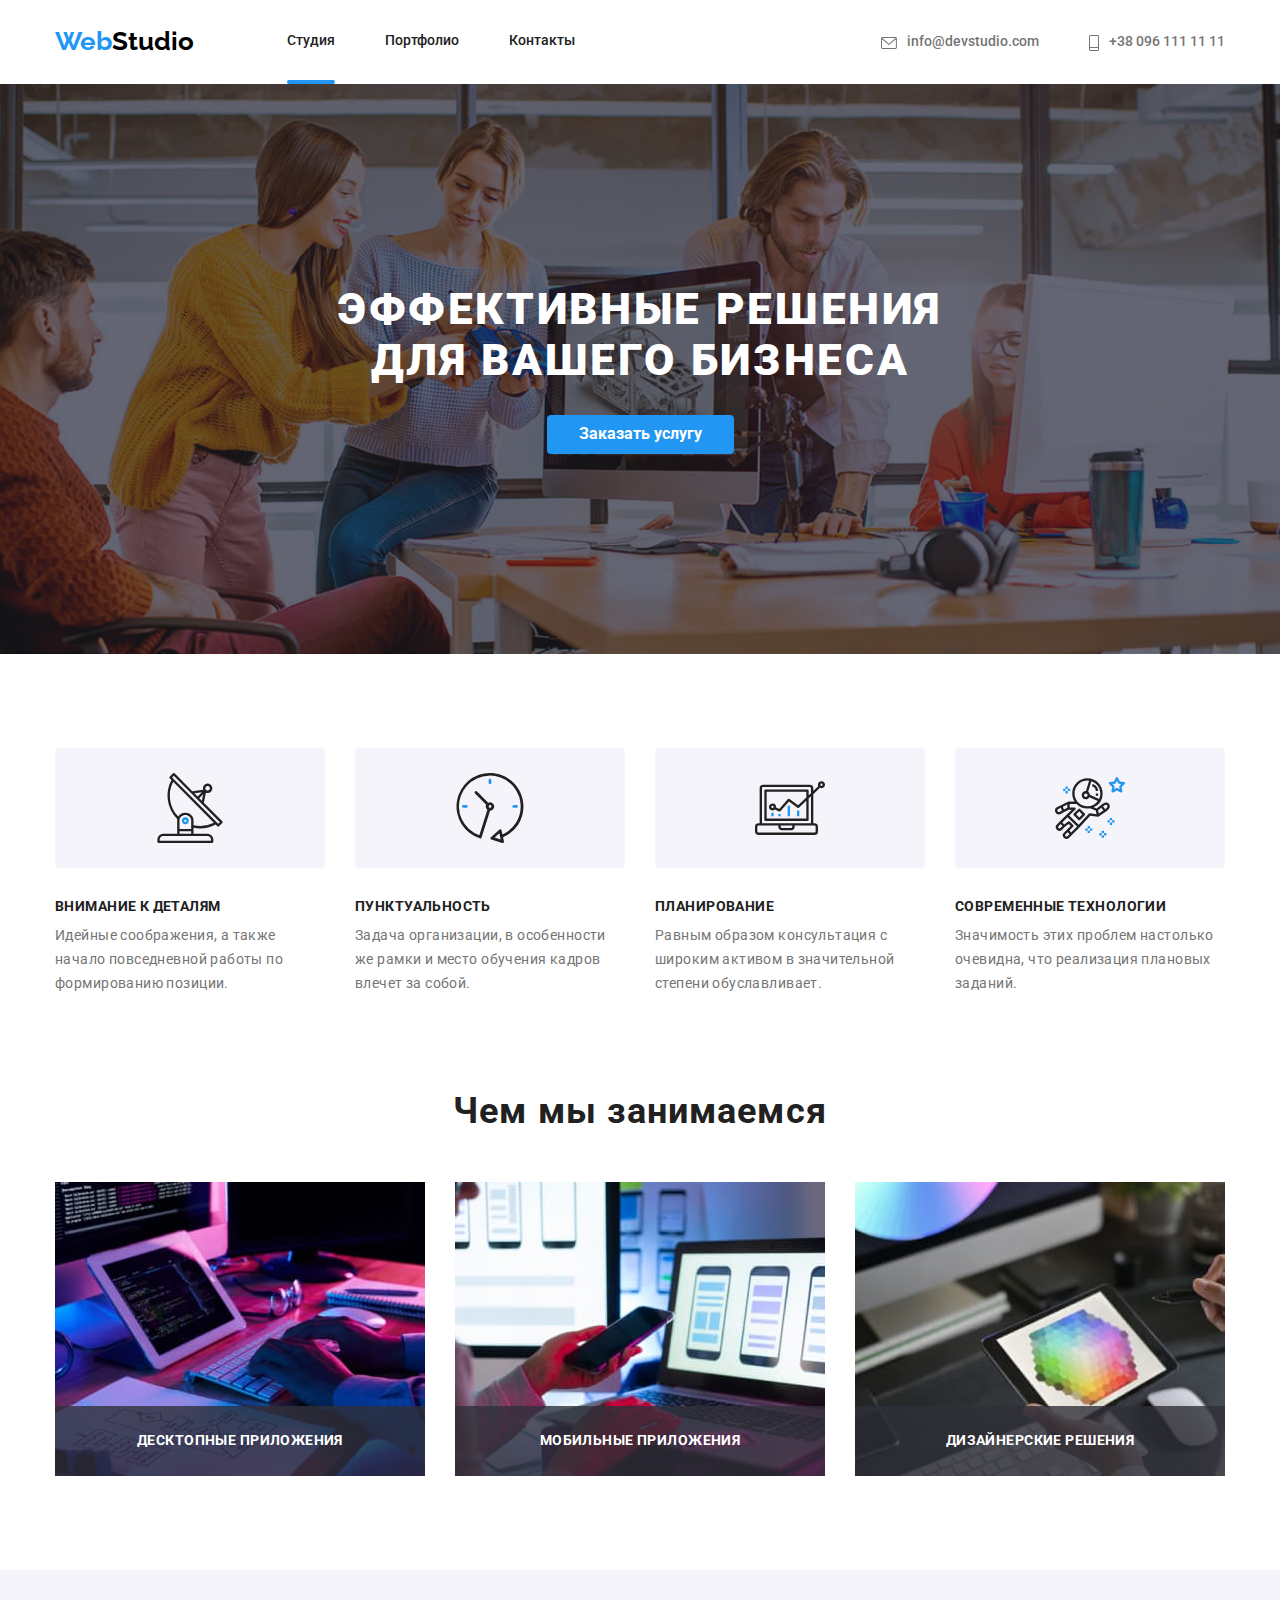
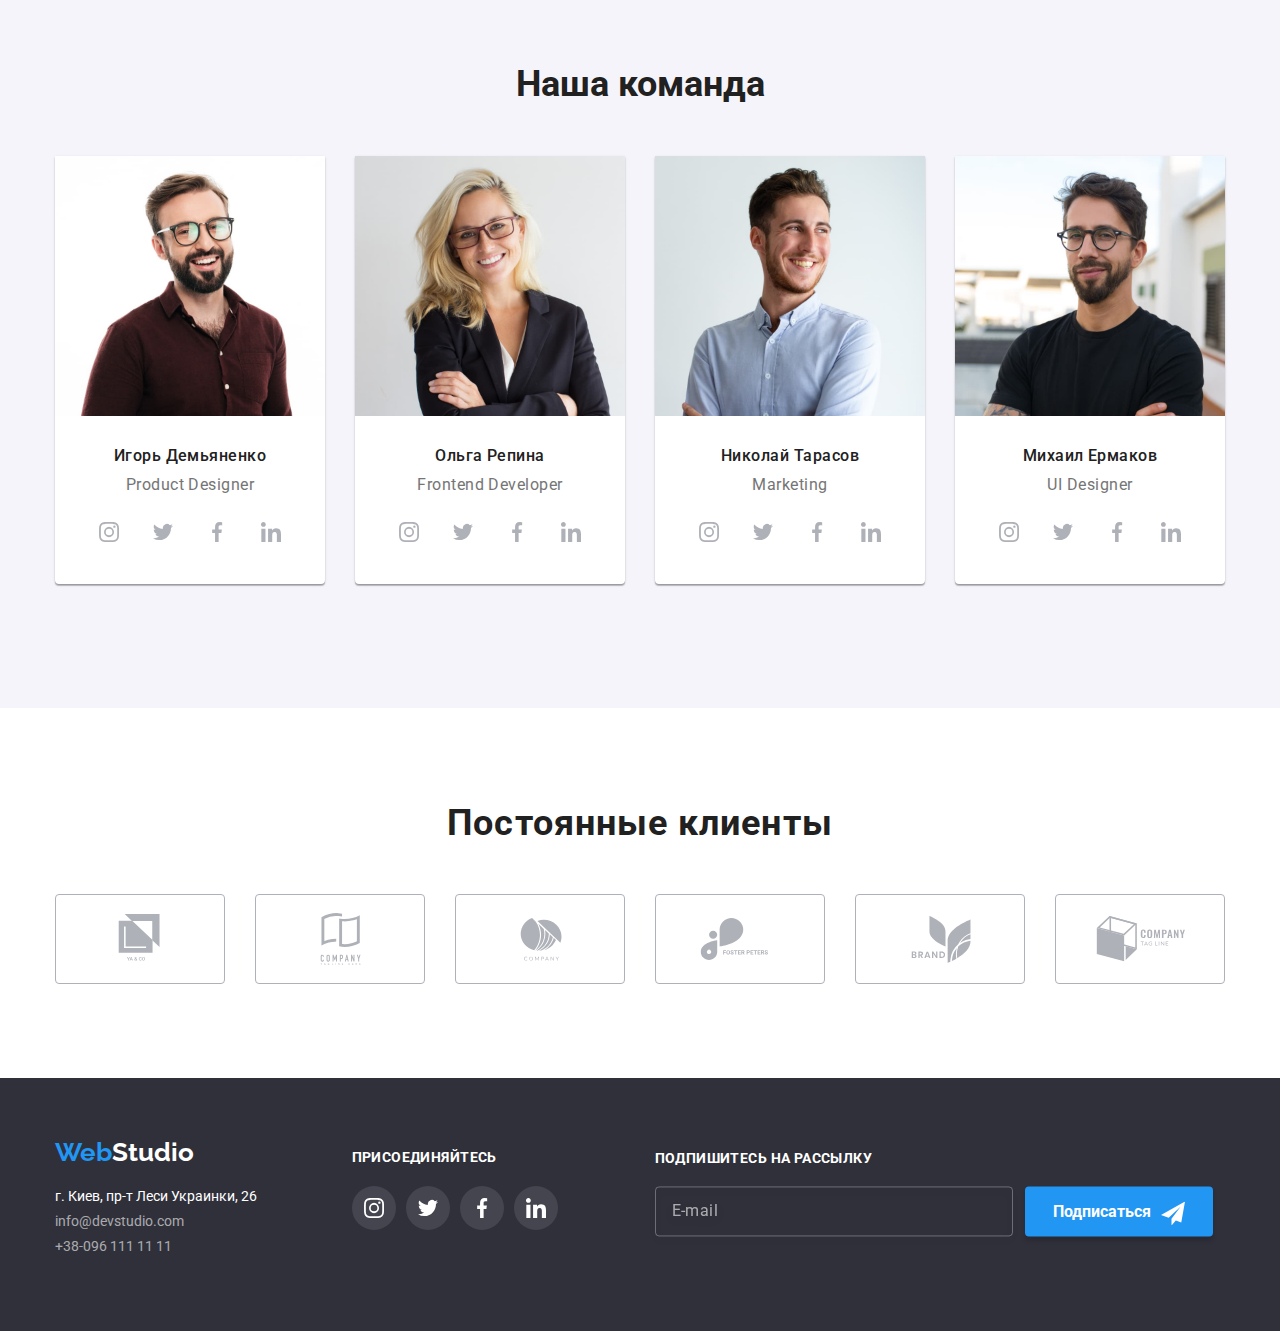
<file: index.html>
<!DOCTYPE html>
<html lang="ru">
<head>
    <meta charset="UTF-8">
    <meta name="viewport" content="width=device-width, initial-scale=1.0">
    <link rel="stylesheet" href="./css/normolize.css">
    <link rel="stylesheet" href="./css/style.css">
    <link rel="preconnect" href="https://fonts.gstatic.com">
    <link href="https://fonts.googleapis.com/css2?family=Raleway:wght@700&family=Roboto:wght@400;500;700;900&display=swap" rel="stylesheet">
    <title>WebStudio</title>
</head>
<body>

    <header class="header">
        <div class="container">
            <nav class="header-nav">
            <a class="logo" href="./index.html"><span class="logo-blue">Web</span>Studio</a>
            <ul class="header-nav__list">
                <li class="header-nav__isActive"><a class="header-nav__link" href="./index.html">Студия</a></li>
                <li><a class="header-nav__link" href="./portfolio.html">Портфолио</a></li>
                <li><a class="header-nav__link" href="">Контакты</a></li>
            </ul>
            </nav>
            <ul class="contacts-list">
                <li class="contacts-list__item"><a class="contacts-list__link" href="mailto:info@devstudio.com">
                    <svg class="contacts-list__mail" width="16" height="12">
                        <use href="./images/icons.svg#icon-mail"></use>
                    </svg>info@devstudio.com</a></li>
                <li class="contacts-list__item"><a class="contacts-list__link" href="tel:+38 096 111 11 11">
                    <svg class="contacts-list__tel" width="10" height="16">
                        <use href="./images/icons.svg#icon-smartphone"></use>
                    </svg>+38 096 111 11 11</a></li>
            </ul> 
        </div>
    </header>
    
    <main>
    <section class="hero">
        <div class="container">
            <h1>Эффективные решения<br/> для вашего бизнеса</h1>
            <button data-modal-open class="order">Заказать услугу</button>
        </div>
    </section>

    <section class="plus">
        <div class="container">
            <ul class="plus__list">
                <li class="plus__item">
                    <div class="plus__box">
                        <svg class="plus__svg" width="270" height="120">
                            <use href="./images/icons.svg#icon-group-1"> </use>
                        </svg>
                    </div>
                    <div class="plus__container">
                      <h3 class="plus__title">Внимание к деталям</h3>
                      <p class="plus__description">Идейные соображения, а также начало повседневной работы по формированию позиции.</p>
                    </div>
                </li>
                <li class="plus__item">
                    <div class="plus__box">
                        <svg class="plus__svg" width="270" height="120">
                            <use href="./images/icons.svg#icon-group-2"> </use>
                        </svg>
                    </div>
                    <div class="plus__container">
                      <h3 class="plus__title">Пунктуальность</h3>
                      <p class="plus__description">Задача организации, в особенности же рамки и место обучения кадров влечет за собой.</p>
                    </div>
                </li>
                <li class="plus__item">
                    <div class="plus__box">
                        <svg class="plus__svg" width="270" height="120">
                            <use href="./images/icons.svg#icon-group-3"> </use>
                        </svg>
                    </div>
                    <div class="plus__container">
                      <h3 class="plus__title">Планирование</h3>
                      <p class="plus__description">Равным образом консультация с широким активом в значительной степени обуславливает.</p>
                    </div>
                </li>
                <li class="plus__item">
                    <div class="plus__box">
                        <svg class="plus__svg" width="270" height="120">
                            <use href="./images/icons.svg#icon-group-4"> </use>
                        </svg>
                    </div>
                    <div class="plus__container">
                      <h3 class="plus__title">Современные технологии</h3>
                      <p class="plus__description">Значимость этих проблем настолько очевидна, что реализация плановых заданий.</p>
                    </div>
                </li>
            </ul>
        </div>
    </section>

    <section class="make">
        <div class="container">
        <h2 class="make__title">Чем мы занимаемся</h2>
          <ul class="make__list">
          <li>
              <div class="make__thumb">
                  <img src="./images/img.jpg" alt="Верстка">
                  <div class="make__description">
                    <h3>Десктопные приложения</h3>
                  </div>
              </div>
          </li>
          <li>
              <div class="make__thumb">
                  <img src="./images/img2.jpg" alt="Програмирование">
                  <div class="make__description">
                    <h3>Мобильные приложения</h3>
                  </div>
              </div>
          </li>
          <li>
              <div class="make__thumb">
                  <img src="./images/img3.jpg" alt="Дизайн">
                  <div class="make__description">
                    <h3>Дизайнерские решения</h3>
                  </div>
              </div>
          </li>
          </ul>
        </div>
    </section>

    <section class="team">
        <div class="container">
            <h2 class="team__title">Наша команда</h2>
            <ul class="team__list">
                <div class="team__teamboxing">
                    <li class="team__item">
                      <div class="team__thumb">
                        <img src="./images/1.jpg" alt="Игорь Демьяненко">
                      </div>
                      <div class="team__container">
                        <h3 class="team__name">Игорь Демьяненко</h3>
                        <p class="team__specialty">Product Designer</p>
                        <ul class="socials">
                          <li class="socials__item">
                            <a href="#" class="socials__link" aria-label="на instagram">
                              <svg class="socials__icon">
                                <use href="./images/icons.svg#icon-inst"></use>
                              </svg>
                            </a>
                          </li>
                          <li class="socials__item">
                            <a href="#" class="socials__link" aria-label="на twitter">
                              <svg class="socials__icon">
                                <use href="./images/icons.svg#icon-tvit"></use>
                              </svg>
                            </a>
                          </li>
                          <li class="socials__item">
                            <a href="#" class="socials__link" aria-label="на facebook">
                              <svg class="socials__icon">
                                <use href="./images/icons.svg#icon-face"></use>
                              </svg>
                            </a>
                          </li>
                          <li class="socials__item">
                            <a href="#" class="socials__link" aria-label="на linkedin">
                              <svg class="socials__icon">
                                <use href="./images/icons.svg#icon-linkd"></use>
                              </svg>
                            </a>
                          </li>
                        </ul>
                      </div>
                    </li>
                </div>
                <div class="team__teamboxing">
                    <li class="team__item">
                      <div class="team__thumb">
                        <img src="./images/2.jpg" alt="Ольга Репина">
                      </div>
                      <div class="team__container">
                        <h3 class="team__name">Ольга Репина</h3>
                        <p class="team__specialty">Frontend Developer</p>
                        <ul class="socials">
                          <li class="socials__item">
                            <a href="#" class="socials__link" aria-label="на instagram">
                              <svg class="socials__icon">
                                <use href="./images/icons.svg#icon-inst"></use>
                              </svg>
                            </a>
                          </li>
                          <li class="socials__item">
                            <a href="#" class="socials__link" aria-label="на twitter">
                              <svg class="socials__icon">
                                <use href="./images/icons.svg#icon-tvit"></use>
                              </svg>
                            </a>
                          </li>
                          <li class="socials__item">
                            <a href="#" class="socials__link" aria-label="на facebook">
                              <svg class="socials__icon">
                                <use href="./images/icons.svg#icon-face"></use>
                              </svg>
                            </a>
                          </li>
                          <li class="socials__item">
                            <a href="#" class="socials__link" aria-label="на linkedin">
                              <svg class="socials__icon">
                                <use href="./images/icons.svg#icon-linkd"></use>
                              </svg>
                            </a>
                          </li>
                          </ul>
                        </div>   
                    </li>
                </div>
                <div class="team__teamboxing">
                    <li class="team__item">
                      <div class="team__thumb">
                        <img src="./images/3.jpg" alt="Николай Тарасов">
                      </div>
                      <div class="team__container">  
                        <h3 class="team__name">Николай Тарасов</h3>
                        <p class="team__specialty">Marketing</p>
                        <ul class="socials">
                          <li class="socials__item">
                            <a href="#" class="socials__link" aria-label="на instagram">
                              <svg class="socials__icon">
                                <use href="./images/icons.svg#icon-inst"></use>
                              </svg>
                            </a>
                          </li>
                          <li class="socials__item">
                            <a href="#" class="socials__link" aria-label="на twitter">
                              <svg class="socials__icon">
                                <use href="./images/icons.svg#icon-tvit"></use>
                              </svg>
                            </a>
                          </li>
                          <li class="socials__item">
                            <a href="#" class="socials__link" aria-label="на facebook">
                              <svg class="socials__icon">
                                <use href="./images/icons.svg#icon-face"></use>
                              </svg>
                            </a>
                          </li>
                          <li class="socials__item">
                            <a href="#" class="socials__link" aria-label="на linkedin">
                              <svg class="socials__icon">
                                <use href="./images/icons.svg#icon-linkd"></use>
                              </svg>
                            </a>
                          </li>
                        </ul>
                      </div> 
                    </li>
                </div>
                <div class="team__teamboxing">
                    <li class="team__item">
                      <div class="team__thumb">
                        <img src="./images/4.jpg" alt="Михаил Ермаков">
                      </div>
                      <div class="team__container">   
                        <h3 class="team__name">Михаил Ермаков</h3>
                        <p class="team__specialty">UI Designer</p>
                        <ul class="socials">
                          <li class="socials__item">
                            <a href="#" class="socials__link" aria-label="на instagram">
                              <svg class="socials__icon">
                                <use href="./images/icons.svg#icon-inst"></use>
                              </svg>
                            </a>
                          </li>
                          <li class="socials__item">
                            <a href="#" class="socials__link" aria-label="на twitter">
                              <svg class="socials__icon">
                                <use href="./images/icons.svg#icon-tvit"></use>
                              </svg>
                            </a>
                          </li>
                          <li class="socials__item">
                            <a href="#" class="socials__link" aria-label="на facebook">
                              <svg class="socials__icon">
                                <use href="./images/icons.svg#icon-face"></use>
                              </svg>
                            </a>
                          </li>
                          <li class="socials__item">
                            <a href="#" class="socials__link" aria-label="на linkedin">
                              <svg class="socials__icon">
                                <use href="./images/icons.svg#icon-linkd"></use>
                              </svg>
                            </a>
                          </li>
                        </ul>
                      </div>
                    </li>
                </div>
            </ul>
        </div>
    </section>

    <section class="clients">
        <div class="container">
            <h2 class="clients__title">Постоянные клиенты</h2>
            <ul class="clients__list">
                <li class="clients__item">
                  <a class="clients__link" href="#">
                    <svg class="clients__icon-customer">
                      <use href="./images/icons.svg#icon-client-1"></use>
                    </svg>
                  </a>
                </li>
                <li class="clients__item">
                    <a class="clients__link" href="#">
                      <svg class="clients__icon-customer">
                        <use href="./images/icons.svg#icon-client-2"></use>
                      </svg>
                    </a>
                </li>
                <li class="clients__item">
                    <a class="clients__link" href="#">
                      <svg class="clients__icon-customer">
                        <use href="./images/icons.svg#icon-client-3"></use>
                      </svg>
                    </a>
                </li>
                <li class="clients__item">
                    <a class="clients__link" href="#">
                      <svg class="clients__icon-customer">
                        <use href="./images/icons.svg#icon-client-4"></use>
                      </svg>
                    </a>
                </li>
                <li class="clients__item">
                    <a class="clients__link" href="#">
                      <svg class="clients__icon-customer">
                        <use href="./images/icons.svg#icon-client-5"></use>
                      </svg>
                    </a>
                </li>
                <li class="clients__item">
                    <a class="clients__link" href="#">
                      <svg class="clients__icon-customer">
                        <use href="./images/icons.svg#icon-client-6"></use>
                      </svg>
                    </a>
                </li>
            </ul>
        </div>
    </section>
    </main>

    <footer>
        <div class="container">
            <div class="footer-left">
                <a class="logo-footer" href="./index.html"><span class="logo-blue">Web</span>Studio</a>
                <address>
                <p class="adress">г. Киев, пр-т Леси Украинки, 26</p>
                <a class="footer-contacts" href="mailto:info@devstudio.com">info@devstudio.com</a>
                <a class="footer-contacts" href="tel:+38 096 111 11 11">+38-096 111 11 11</a>
                </address>
            </div>
            <div class="footer-socials">
                <h3 class="footer-socials__title">присоединяйтесь</h3>
                <ul class="socials">
                    <li class="socials__item">
                      <a href="#" class="socials__link" aria-label="на instagram">
                        <svg class="socials__icon">
                          <use href="./images/icons.svg#icon-inst"></use>
                        </svg>
                      </a>
                    </li>
                    <li class="socials__item">
                      <a href="#" class="socials__link" aria-label="на twitter">
                        <svg class="socials__icon">
                          <use href="./images/icons.svg#icon-tvit"></use>
                        </svg>
                      </a>
                    </li>
                    <li class="socials__item">
                      <a href="#" class="socials__link" aria-label="на facebook">
                        <svg class="socials__icon">
                          <use href="./images/icons.svg#icon-face"></use>
                        </svg>
                      </a>
                    </li>
                    <li class="socials__item">
                      <a href="#" class="socials__link" aria-label="на linkedin">
                        <svg class="socials__icon">
                          <use href="./images/icons.svg#icon-linkd"></use>
                        </svg>
                      </a>
                    </li>
                    </ul>
            </div>

            <div class="join">
              <h3 class="join__item">Подпишитесь на рассылку</h3> 
              <form class="join__form" autocomplete="off">
                <div class="join__group">
                  <label for="join-email" class="join__label"></label>
                  <div class="join__input-wrapper">
                    <input class="join__input" type="email" name="email" id="join-email" placeholder="E-mail"/>
                  </div>
                </div>
                
                <button class="join__button" type="submit">
                  <span class="join__button-title">Подписаться</span>
                  <svg width="24" height="24" class="join__icon">
                    <use href="images/icons.svg#icon-icon-send"></use>
                  </svg>
                </button>
                
              </form>
            </div>
        </div>
    </footer>

    <div data-modal class="modal-sign is-hidden">
      <div class="modal">
        <button data-modal-close class="modal__btn">
          <svg class="modal__icon-close">
          <use href="./images/icons.svg#icon-close-black"></use>
          </svg>
        </button>

        <form class="modal__form" autocomplete="off">
          <span class="modal__form-title">Оставьте свои данные, мы вам перезвоним</span>
          <div class="modal__group">
            <label for="name" class="modal__label">Имя</label>
            <div class="modal__input-wrapper">
              <input class="modal__input" type="name" name="name" id="name" />
              <svg width="18" height="18" class="modal__icon">
                <use href="images/icons.svg#icon-person"></use>
              </svg>
            </div>
          </div>
            
          <div class="modal__group">
              <label for="tel" class="modal__label">Телефон</label>
              <div class="modal__input-wrapper">
                <input class="modal__input" type="tel" name="tel" id="tel" />
                <svg width="18" height="18" class="modal__icon">
                  <use href="images/icons.svg#icon-phone"></use>
                </svg>
              </div>
          </div>


          <div class="modal__group">
            <label for="email" class="modal__label">Почта</label>
            <div class="modal__input-wrapper">
              <input class="modal__input" type="email" name="email" id="email"/>
              <svg width="18" height="18" class="modal__icon">
                <use href="images/icons.svg#icon-email"></use>
              </svg>
            </div>
          </div>
    
          <div class="modal__group">
            <label for="feed" class="modal__label">
              Комментарий
              <textarea class="modal__feedback" name="feedback" rows="5" placeholder="Введите текст"></textarea>
            </label>
          </div>

          <div class="modal__group">
            <div class="modal__input-wrapper">
              <label class="modal__checkbox-label">
                <input class="modal__checkbox-input" type="checkbox" />
                <span class="modal__checkbox-span"></span>
                <span class="modal__agreement">
                  Соглашаюсь с рассылкой и принимаю
                  <a class="modal__agreement-link" href="#">Условия договора</a>
                </span>
              </label>
            </div>
          </div>
          
    
          <button class="modal__submit" type="submit">Отправить</button>
        </form>

      </div>
    </div>
    <script src="./js/modal.js"></script>
</body>
</html>
</file>
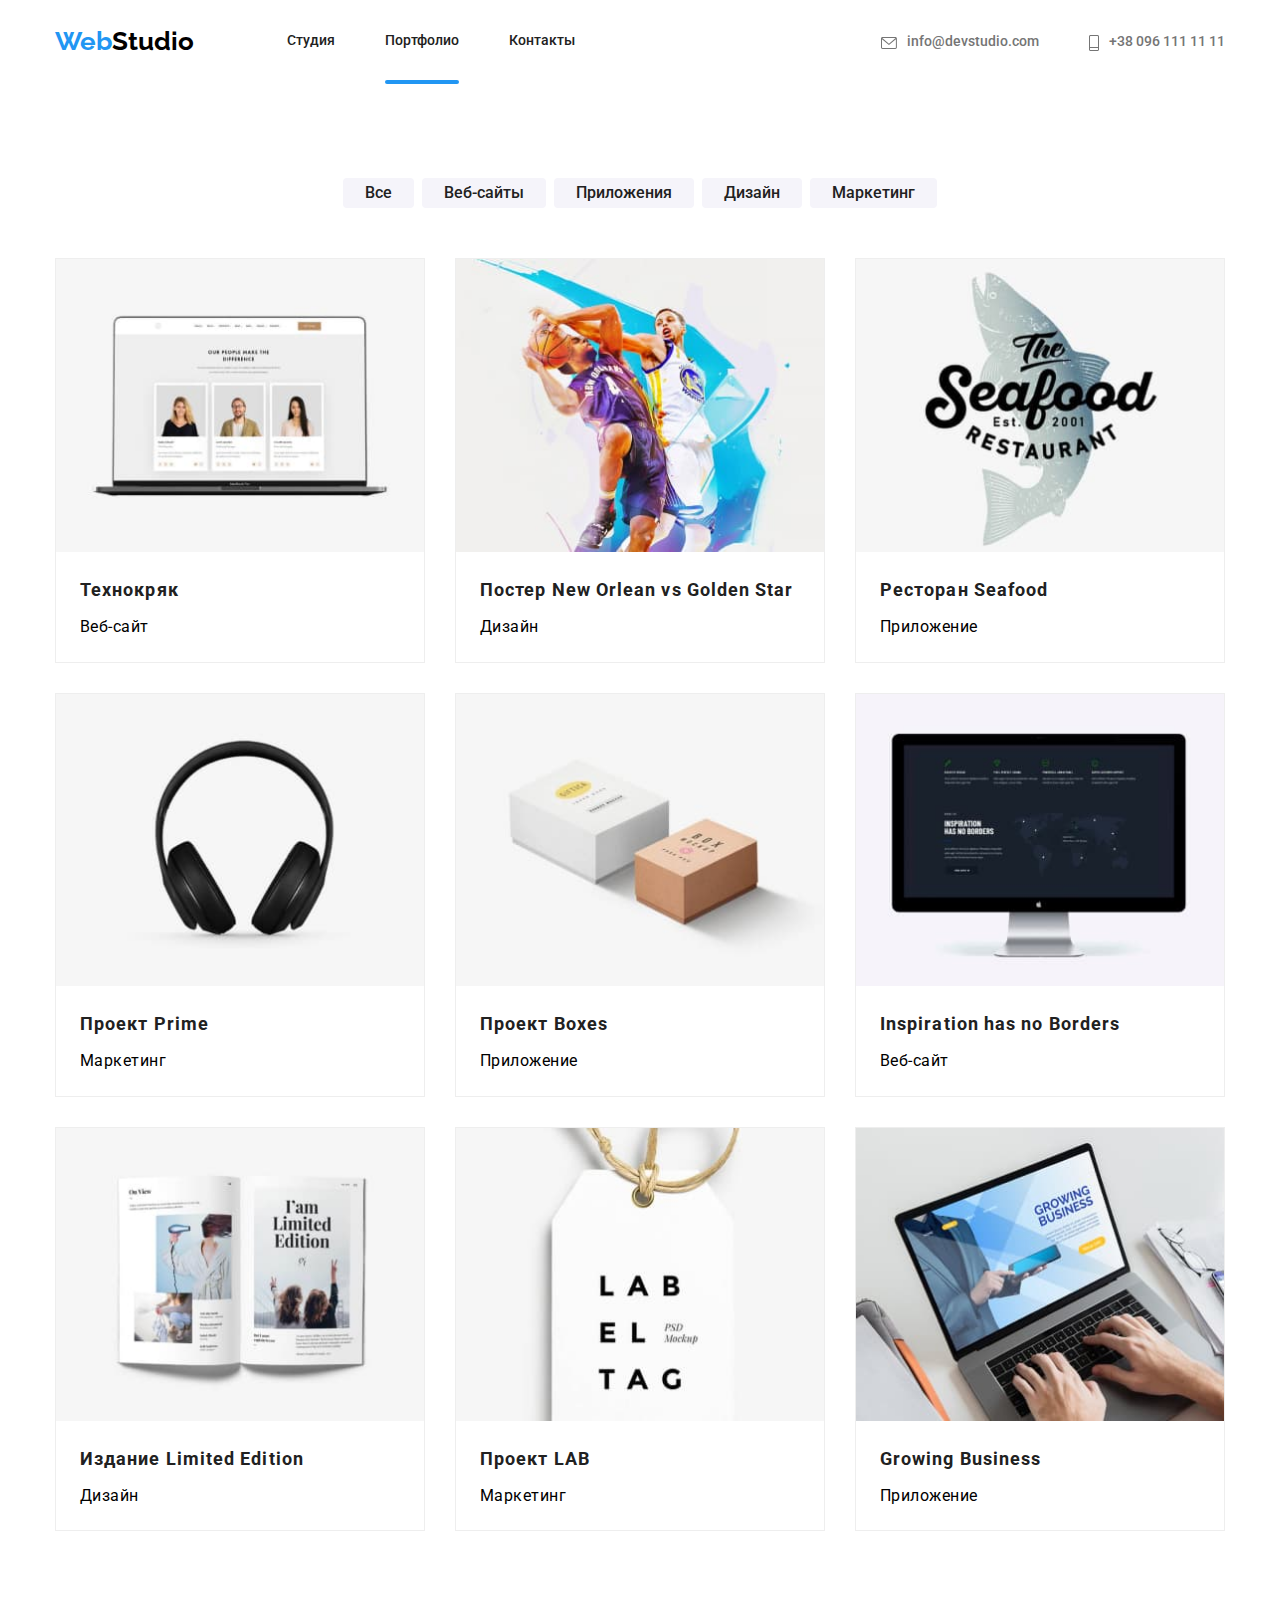
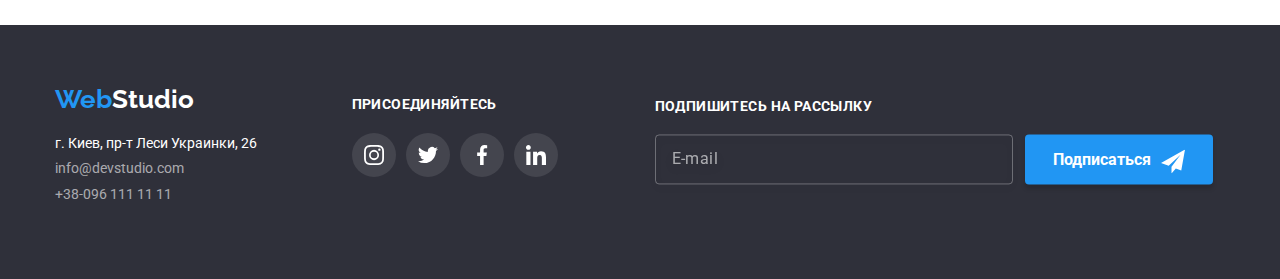
<file: portfolio.html>
<!DOCTYPE html>
<html lang="ru">
<head>
    <meta charset="UTF-8">
    <meta name="viewport" content="width=device-width, initial-scale=1.0">
    <link rel="stylesheet" href="./css/normolize.css">
    <link rel="stylesheet" href="./css/style.css">
    <link rel="preconnect" href="https://fonts.gstatic.com">
    <link href="https://fonts.googleapis.com/css2?family=Raleway:wght@700&family=Roboto:wght@400;500;700;900&display=swap" rel="stylesheet">
    <title>WebStudio</title>
</head>
<body>
    <header class="header">
        <div class="container">
            <nav class="header-nav">
            <a class="logo" href="./index.html"><span class="logo-blue">Web</span>Studio</a>
            <ul class="header-nav__list">
                <li><a class="header-nav__link" href="./index.html">Студия</a></li>
                <li class="header-nav__isActive"><a class="header-nav__link" href="./portfolio.html">Портфолио</a></li>
                <li><a class="header-nav__link" href="">Контакты</a></li>
            </ul>
            </nav>
            <ul class="contacts-list">
                <li class="contacts-list__item"><a class="contacts-list__link" href="mailto:info@devstudio.com">
                    <svg class="contacts-list__mail" width="16" height="12">
                        <use href="./images/icons.svg#icon-mail"></use>
                    </svg>info@devstudio.com</a></li>
                <li class="contacts-list__item"><a class="contacts-list__link" href="tel:+38 096 111 11 11">
                    <svg class="contacts-list__tel" width="10" height="16">
                        <use href="./images/icons.svg#icon-smartphone"></use>
                    </svg>+38 096 111 11 11</a></li>
            </ul> 
        </div>
    </header>
    <section>
        <main class="portfolio">
        <div class="container">
            <h2 class="portfolio__title">Наши проекты</h2>
            <ul class="portfolio__list">
                <li class="portfolio__li"><button class="portfolio__button">Все</button></li>
                <li class="portfolio__li"><button class="portfolio__button">Веб-сайты</button></li>
                <li class="portfolio__li"><button class="portfolio__button">Приложения</button></li>
                <li class="portfolio__li"><button class="portfolio__button">Дизайн</button></li>
                <li class="portfolio__li"><button class="portfolio__button">Маркетинг</button></li>
            </ul>

            <ul class="working">
                 <li class="working__card">
                    <div class="working__thumb">
                        <img src="./images/technohryak.jpg" alt="Пример работы">
                        <p class="working__text">
                        Технокряк это современная площадка распространения
                        коронавируса. Компании используют эту платформу для
                        цифрового шпионажа и атак на защищённые сервера
                        конкурентов.
                        </p>
                    </div>
                    <div class="working__section">
                        <h3 class="working__title">Технокряк</h3>
                        <p class="working__description">Веб-сайт</p>
                    </div>
                </li>
                <li class="working__card">
                    <div class="working__thumb">
                        <img src="./images/poster.jpg" alt="Пример работы">
                        <p class="working__text">
                        Технокряк это современная площадка распространения
                        коронавируса. Компании используют эту платформу для
                        цифрового шпионажа и атак на защищённые сервера
                        конкурентов.
                        </p>
                    </div>
                    <div class="working__section">
                        <h3 class="working__title">Постер New Orlean vs Golden Star</h3>
                        <p class="working__description">Дизайн</p>
                    </div>
                </li>
                <li class="working__card">
                    <div class="working__thumb">
                        <img src="./images/restoran.jpg" alt="Пример работы">
                        <p class="working__text">
                        Технокряк это современная площадка распространения
                        коронавируса. Компании используют эту платформу для
                        цифрового шпионажа и атак на защищённые сервера
                        конкурентов.
                        </p>
                    </div>
                    <div class="working__section">
                        <h3 class="working__title">Ресторан Seafood</h3>
                        <p class="working__description">Приложение</p>
                    </div>
                </li>
                <li class="working__card">
                    <div class="working__thumb">
                        <img src="./images/prime.jpg" alt="Пример работы">
                        <p class="working__text">
                        Технокряк это современная площадка распространения
                        коронавируса. Компании используют эту платформу для
                        цифрового шпионажа и атак на защищённые сервера
                        конкурентов.
                        </p>
                    </div>
                    <div class="working__section">
                        <h3 class="working__title">Проект Prime</h3>
                        <p class="working__description">Маркетинг</p>
                    </div>
                </li>
                <li class="working__card">
                    <div class="working__thumb">
                        <img src="./images/boxes.jpg" alt="Пример работы">
                        <p class="working__text">
                        Технокряк это современная площадка распространения
                        коронавируса. Компании используют эту платформу для
                        цифрового шпионажа и атак на защищённые сервера
                        конкурентов.
                        </p>
                    </div>
                    <div class="working__section">
                        <h3 class="working__title">Проект Boxes</h3>
                        <p class="working__description">Приложение</p>
                    </div>
                </li>
                <li class="working__card">
                    <div class="working__thumb">
                        <img src="./images/web.jpg" alt="Пример работы">
                        <p class="working__text">
                        Технокряк это современная площадка распространения
                        коронавируса. Компании используют эту платформу для
                        цифрового шпионажа и атак на защищённые сервера
                        конкурентов.
                        </p>
                    </div>
                    <div class="working__section">
                        <h3 class="working__title">Inspiration has no Borders</h3>
                        <p class="working__description">Веб-сайт</p>
                    </div>
                </li>
                <li class="working__card">
                    <div class="working__thumb">
                        <img src="./images/limited.jpg" alt="Пример работы">
                        <p class="working__text">
                        Технокряк это современная площадка распространения
                        коронавируса. Компании используют эту платформу для
                        цифрового шпионажа и атак на защищённые сервера
                        конкурентов.
                        </p>
                    </div>
                    <div class="working__section">
                        <h3 class="working__title">Издание Limited Edition</h3>
                        <p class="working__description">Дизайн</p>
                    </div>
                </li>
                <li class="working__card">
                    <div class="working__thumb">
                        <img src="./images/lab.jpg" alt="Пример работы">
                        <p class="working__text">
                        Технокряк это современная площадка распространения
                        коронавируса. Компании используют эту платформу для
                        цифрового шпионажа и атак на защищённые сервера
                        конкурентов.
                        </p>
                    </div>
                    <div class="working__section">
                        <h3 class="working__title">Проект LAB</h3>
                        <p class="working__description">Маркетинг</p>
                    </div>
                </li>
                <li class="working__card">
                    <div class="working__thumb">
                        <img src="./images/growing.jpg" alt="Пример работы">
                        <p class="working__text">
                        Технокряк это современная площадка распространения
                        коронавируса. Компании используют эту платформу для
                        цифрового шпионажа и атак на защищённые сервера
                        конкурентов.
                        </p>
                    </div>
                    <div class="working__section">
                        <h3 class="working__title">Growing Business</h3>
                        <p class="working__description">Приложение</p>
                    </div>
                </li>
            </ul>
        </div>
        </main>
    </section>

    <footer>
        <div class="container">
            <div class="footer-left">
                <a class="logo-footer" href="./index.html"><span class="logo-blue">Web</span>Studio</a>
                <address>
                <p class="adress">г. Киев, пр-т Леси Украинки, 26</p>
                <a class="footer-contacts" href="mailto:info@devstudio.com">info@devstudio.com</a>
                <a class="footer-contacts" href="tel:+38 096 111 11 11">+38-096 111 11 11</a>
                </address>
            </div>
            <div class="footer-socials">
                <h3 class="footer-socials__title">присоединяйтесь</h3>
                <ul class="socials">
                    <li class="socials__item">
                      <a href="#" class="socials__link" aria-label="на instagram">
                        <svg class="socials__icon">
                          <use href="./images/icons.svg#icon-inst"></use>
                        </svg>
                      </a>
                    </li>
                    <li class="socials__item">
                      <a href="#" class="socials__link" aria-label="на twitter">
                        <svg class="socials__icon">
                          <use href="./images/icons.svg#icon-tvit"></use>
                        </svg>
                      </a>
                    </li>
                    <li class="socials__item">
                      <a href="#" class="socials__link" aria-label="на facebook">
                        <svg class="socials__icon">
                          <use href="./images/icons.svg#icon-face"></use>
                        </svg>
                      </a>
                    </li>
                    <li class="socials__item">
                      <a href="#" class="socials__link" aria-label="на linkedin">
                        <svg class="socials__icon">
                          <use href="./images/icons.svg#icon-linkd"></use>
                        </svg>
                      </a>
                    </li>
                    </ul>
            </div>

            <div class="join">
              <h3 class="join__item">Подпишитесь на рассылку</h3> 
              <form class="join__form" autocomplete="off">
                <div class="join__group">
                  <label for="join-email" class="join__label"></label>
                  <div class="join__input-wrapper">
                    <input class="join__input" type="email" name="email" id="join-email" placeholder="E-mail"/>
                  </div>
                </div>
                
                <button class="join__button" type="submit">
                  <span class="join__button-title">Подписаться</span>
                  <svg width="24" height="24" class="join__icon">
                    <use href="images/icons.svg#icon-icon-send"></use>
                  </svg>
                </button>
                
              </form>
            </div>
        </div>
    </footer>
</body>
</html>
</file>
<file: css/style.css>
:root {
    --white-text: #FFFFFF;
    --blue-text: #2196F3;
    --grey-text: #757575;
    --graphite-text: #212121;
    --black-text: #000000;
    --grey-text-op60: rgba(255, 255, 255, 0.6);
    --back-gray: #2F303A;
    --back-white: #E5E5E5;
    --back-gray-light: #F5F4FA;
    --transition-250: 250ms cubic-bezier(0.4, 0, 0.2, 1);
}

*{
    margin: 0;
    padding: 0;
    box-sizing: border-box;
}

ul {
    list-style: none;
    margin: 0;
    padding: 0;
}

img {
    max-width: 100%;
    display: block;
}
a {
    text-decoration: none;
  }

li {
    text-decoration: none;
    margin: 0;
  }

body {
    font-family: 'Roboto', sans-serif;
}

.container {
    width: 1200px;
    padding: 0 15px;
    margin: 0 auto;
    
}

/*HEDER*/

.header {
    position: sticky;
    top: -1px;
    background: var(--white-text);
    border-bottom: 1px;
    border-color: var(--blue-text);
    z-index: 1;
}

.header .container {
    
    display: flex;
    align-items: center;
}
.header-nav,
.header-nav__list,
.contacts-list {
    display: flex;
}

.header-nav {
    align-items: center;
}

.header-nav__list {
    margin-left: 93px;   
}

.header-nav__list a,
.contacts-list a{
    display: block;
    padding: 32px 0;
}

.header-nav__list li:not(:last-child) {
    margin-right: 50px;
}

.logo {
    font-family: Raleway;
    font-style: normal;
    font-weight: bold;
    color: var(--black-text);
    font-size: 26px;

}

.logo-blue {
    font-family: Raleway;
    font-style: normal;
    font-weight: bold;
    color: var(--blue-text);
    font-size: 26px;
}

/* .nav-link:active {
    font-style: normal;
    font-weight: 500;
    font-size: 14px;
    color: var(--blue-text);
} */

.header-nav__isActive {
    color: var(--blue-text);
    transition: var(--transition-250);
}

.header-nav__isActive::after {
    display: block;
    content: "";
    height: 4px;
    background: var(--blue-text);
    border-radius: 2px;
    transition: var(--transition-250)
}

.header-nav__link {
    font-style: normal;
    font-weight: 500;
    font-size: 14px;
    color: var(--graphite-text);
    padding: 32px 0;
    transition: var(--transition-250)
}

.header-nav__link:focus,
.header-nav__link:hover {
    font-style: normal;
    font-weight: 500;
    font-size: 14px;
    color: var(--blue-text);
    transition: var(--transition-250)
}

.contacts-list__link {
    font-style: normal;
    font-weight: 500;
    font-size: 14px;
    color: var(--grey-text);
    transition: var(--transition-250)
}


.contacts-list {
    display: flex;
    margin-left: auto;
    margin-right: 0;
    transition: var(--transition-250)
}

.contacts-list li:last-child {
    margin-left: 50px;
}

.contacts-list .contacts-list__link .contacts-list__mail, .contacts-list__tel {
    fill: currentColor;
    vertical-align: middle;
    margin-right: 10px;
}

.contacts-list__link:focus,
.contacts-list__link:hover {
    font-style: normal;
    font-weight: 500;
    font-size: 14px;
    color: var(--blue-text);
    transition: var(--transition-250)
}


/* HERO*/

h1 {
    text-transform: uppercase;
    font-style: normal;
    font-weight: 900;
    font-size: 44px;
    color: var(--white-text);
    text-align: center;
    letter-spacing: 0.06em;
    margin-bottom: 30px;
    
}

.order {
    font-style: normal;
    font-weight: bold;
    font-size: 16px;
    color: var(--white-text);
    /* text-align: center; */
    background: var(--blue-text);
    border-radius: 4px;
    padding: 10px 32px;
    /* justify-content: center; */
    /* display: inline-block; */
    /* align-items: center; */
    border-width: 0;
    transition: var(--transition-250)
}

.order:focus,
.order:hover {
    box-shadow: 0px 4px 4px rgba(0, 0, 0, 0.15);
    border-radius: 4px;
    transition: var(--transition-250);
    outline: none;
    border: none;
}


button:active, button:focus {
    /* outline: none !important; */
}

.hero {
    background-image: linear-gradient(to right, rgba(47,48,58,0.4), rgba(47,48,58,0.4)),url(../images/hat.jpg);
    background-repeat: no-repeat;
    background-size: cover;
    background-position: center;
    max-width: 1600px;
    margin-right: auto;
    margin-left: auto;
    text-align: center;
    padding-top: 200px;
    padding-bottom: 200px;

}


/*ADVANTAGES*/

.plus__box {
    display: flex;
    justify-content: center;
    align-items: center;
    width: 100%;
    background-color: #f5f4fa;
    border-radius: 4px;
    margin-bottom: 30px;
}

/* .advantage-container {
    padding-top: 30px;
} */

.plus {
    padding-top: 94px;
    padding-bottom: 94px;
}

.plus__list {
    display: flex;
}

.plus__item:not(:last-child) {
    margin-right: 30px;
}
.plus__title {
    text-transform: uppercase;
    font-style: normal;
    font-weight: bold;
    font-size: 14px;
    line-height: 1.19;
    letter-spacing: 0.03em;
    color: var(--graphite-text);
    margin-bottom: 10px;
}

.plus__description {
    font-family: Roboto;
    font-style: normal;
    font-weight: normal;
    font-size: 14px;
    line-height: 1.71;
    color: var(--grey-text);
    letter-spacing: 0.03em;
}

/*MAKE*/

.make {
    padding-bottom: 94px;
}

.make__title {
    font-family: Roboto;
    font-style: normal;
    font-weight: bold;
    font-size: 36px;
    text-align: center;
    line-height: 1.17;
    letter-spacing: 0.03em;
    color: var(--graphite-text);
    margin-bottom: 50px;
}

.make__list {
    display: flex;
}

.make__list li:not(:last-child) {
    margin-right: 30px;
}

.make__thumb {
    position: relative;
}
.make__description {
    position: absolute;
    width: 100%;
    left: 0;
    bottom: 0;
    background: rgba(47, 48, 58, 0.8);
    padding: 27px 82px;
}

.make__description h3 {
    font-family: Roboto;
    font-style: normal;
    font-weight: bold;
    font-size: 14px;
    line-height: 1.14;
    text-align: center;
    letter-spacing: 0.03em;
    text-transform: uppercase;
    color: var(--white-text);
}

/*TEAM*/

.team {
    background: var(--back-gray-light);
    padding-top: 94px;
    padding-bottom: 94px;
    
}

.team__title {
    font-style: normal;
    font-weight: bold;
    font-size: 36px;
    color: var(--graphite-text);
    margin-bottom: 50px;
    text-align: center;
}

.team__item {
    background: var(--white-text);
    box-shadow: 0px 1px 3px rgba(0, 0, 0, 0.12), 0px 1px 1px rgba(0, 0, 0, 0.14), 0px 2px 1px rgba(0, 0, 0, 0.2);
    border-radius: 0px 0px 4px 4px;
   
}

.team__list {
    display: flex;
    
}

.team__teamboxing:not(:last-child) {
    margin-right: 30px;
}

.team__teamboxing {
    margin-bottom: 30px;
}

.team__container {
    padding-top: 30px;
    padding-bottom: 30px;
}

.team__name {
    font-style: normal;
    font-weight: 500;
    font-size: 16px;
    color: var(--graphite-text);
    text-align: center;
    line-height: 1.19;
    letter-spacing: 0.03em;
    /* padding-top: 30px;
    padding-bottom: 10px; */
    margin-bottom: 10px;
}

.team__specialty {
    font-style: normal;
    font-weight: normal;
    font-size: 16px;
    color: var(--grey-text);
    text-align: center;
    line-height: 1.19;
    letter-spacing: 0.03em;
    margin-bottom: 16px;
}

/*SOCIAL LIST*/

.socials {
    display: flex;
    align-items: center;
    justify-content: center;  
}

.socials__item {
    margin-right: 10px;
    
}

.socials__item:last-child {
    margin-right:  0px;
}

.socials__link {
    width: 44px;
    height: 44px;
    display: block;
    background: var(--white-text);
    border-radius: 50%;
    transition: var(--transition-250);
    
    
}

.socials__link:focus .socials__icon,
.socials__link:hover .socials__icon {
    background: var(--blue-text);
    
    fill: var(--white-text);
    
}

.socials__icon {
    width: 100%;
    height: 100%;
    fill: #afb1b8;
    border-radius: 50%;
    transition: var(--transition-250); 
}

.footer-socials .socials__link{
    background: rgba(255, 255, 255, 0.1);
}

.footer-socials .socials__icon {
    fill: var(--white-text);
}



/*CLIENTS*/

.clients {
    padding: 94px 0;
}

.clients__title {
    margin-bottom: 50px;
    font-family: Roboto;
    font-style: normal;
    font-weight: bold;
    font-size: 36px;
    text-align: center;
    line-height: 1.17;
    letter-spacing: 0.03em;
    color: var(--graphite-text);
}

.clients__link {
    display: flex;
    justify-content: center;
    align-items: center;
    width: 100%;
    height: 90px;
    border: 1px solid #afb1b8;
    border-radius: 4px;
    color: #afb1b8;
    transition: var(--transition-250);    
}

.clients__link:hover,
.clients__link:focus {
    border-color: var(--blue-text);
    color: var(--blue-text);
    transition: var(--transition-250); 
}

.clients__icon-customer {
    fill: currentColor;
}

.clients__list {
    display: flex;
    flex-wrap: wrap;
}

.clients__item {
    width: calc((100% - 30px * 5) / 6);
  }
.clients__item:not(:last-child) {
    margin-right: 30px;
  }

/*MAIN*/
.portfolio {
    padding: 94px 0;
}

.portfolio__title {
    display: none;
}

.portfolio__list {
    display: flex;
    width: 100%;
}

.portfolio__list {
    display: flex;
    margin-bottom: 50px;
    justify-content: center;    
}

.portfolio__li:not(:last-child) {
    margin-right: 8px;   
}

/* .button {
    font-family: inherit;
    font-style: normal;
    font-weight: 500;
    font-size: 16px;
    color: #212121;
    background: #F5F4FA;
    border-radius: 4px;
    padding: 6px 22px;   
} */

.portfolio__button:focus,
.portfolio__button:hover {
    font-family: inherit;
    font-style: normal;
    font-weight: 500;
    font-size: 16px;
    color: var(--white-text);
    background: var(--blue-text);
    border-radius: 4px;
    box-shadow: 0px 3px 1px rgba(0, 0, 0, 0.1), 0px 1px 2px rgba(0, 0, 0, 0.08), 0px 2px 2px rgba(0, 0, 0, 0.12);
    border-radius: 4px;
    transition: var(--transition-250); 
}

.portfolio__button:active {
    font-family: inherit;
    font-style: normal;
    font-weight: 500;
    font-size: 16px;
    color: var(--white-text);
    background: var(--blue-text);
    box-shadow: 0px 3px 1px rgba(0, 0, 0, 0.1), 0px 1px 2px rgba(0, 0, 0, 0.08), 0px 2px 2px rgba(0, 0, 0, 0.12);
    border-radius: 4px;
}
.portfolio__button {
    font-family: inherit;
    font-style: normal;
    font-weight: 500;
    font-size: 16px;
    color: var(--graphite-text);
    background: var(--back-gray-light);
    border-radius: 4px;
    padding: 6px 22px;
    outline: none;
    border: none;
    transition: var(--transition-250); 
  
}

.portfolio__button,
.portfolio__button:active,
.portfolio__button:focus {
    outline: none;
    border: none;
}

.portfolio__button:focus {
    color: var(--white-text);
}

.portfolio__button:focus {
    background: var(--blue-text);
}


/*WORKING*/


.working__title {
    font-style: normal;
    font-weight: bold;
    font-size: 18px;
    color: var(--graphite-text);
    line-height: 2;
    letter-spacing: 0.06em;
    /* margin-top: 20px; */
    margin-bottom: 4px;
    text-align: left;
    /* padding-left: 24px; */
    max-width: 370px;   
}

.working__description {
    font-style: normal;
    font-weight: normal;
    font-size: 16px;
    color: var(--gray-text);
    line-height: 1.87;
    letter-spacing: 0.03em;
    text-align: left;
    /* padding-left: 24px; */
    /* padding-bottom: 20px; */
    max-width: 370px;   
} 

.working__section {
    padding: 20px 24px;
}
.container .working {
    display: flex;
    flex-wrap: wrap;
}

.working__card {
    background: var(--white-text);
    border: 1px solid #EEEEEE;
    box-sizing: border-box;
    max-width: 370px; 
    transition: var(--transition-250);   
}

.working__card:focus, 
.working__card:hover {
    box-shadow: 0px 1px 1px rgba(0, 0, 0, 0.12), 0px 4px 4px rgba(0, 0, 0, 0.06), 1px 4px 6px rgba(0, 0, 0, 0.16);
    transition: var(--transition-250); 
}

.working {
    margin-left: -30px;
    margin-top: -30px;
}

.working__card {
    flex-basis: calc(100%/3-30px);
    margin-left: 30px;
    margin-top: 30px;
}

.working__thumb {
    position: relative;
    overflow: hidden;
    transition: var(--transition-250);  
    
}

.working__thumb::before {
    content: "";
    position: absolute;
    left: 0;
    top: 0;
    width: 100%;
    height: 100%;
    background: rgba(33, 150, 243, 0.9);
    opacity: 0;
    transform: translateY(100%);
    transition: var(--transition-250);  
}


.working__text {
    position: absolute;
    left: 0;
    top: 0;
    width: 100%;
    height: 100%;
    margin: 0;
    padding: 63px 24px;
    color: var(--white-text);
    font-weight: 400;
    font-size: 18px;
    line-height: 1.56;
    opacity: 0;
    transform: translateY(100%);
    
      
}

.working__card:focus .working__thumb::before,
.working__card:hover .working__thumb::before {
    opacity: 1;
    transition: var(--transition-250); 
    transform: translateY(0);
}

.working__card:focus .working__text,
.working__card:hover .working__text {
    opacity: 1;
    transition: var(--transition-250); 
    transform: translateY(0);
}




  

/* .working li:nth-child(3n + 2) {
    margin-left: 30px;   
}
.working li:nth-child(3n + 2) {
    margin-right: 30px; 
}
.working li:nth-child(4) {
    margin-top: 30px;
    margin-bottom: 30px;
}
.working li:nth-child(5) {
    margin-top: 30px;
    margin-bottom: 30px;
}
.working li:nth-child(6) {
    margin-top: 30px;
    margin-bottom: 30px;
} */

/*FOOTER*/

footer {
    padding: 60px 0;
    display: flex;
    
    background: var(--back-gray);
}

.footer-left {
    width: 25%;
    display: inline-block;
    
}

.logo-footer {
    display: block;
    font-family: Raleway;
    font-style: normal;
    font-weight: bold;
    font-size: 26px;
    color: var(--white-text);
    margin-bottom: 20px;
   
    
}
.adress {
    font-style: normal;
    font-weight: normal;
    font-size: 14px;
    color: var(--white-text);
    
}

.footer-contacts {
    font-style: normal;
    font-weight: normal;
    font-size: 14px;
    color: var(--grey-text-op60);
    display: flex;
    flex-direction: column;
    padding-top: 9px;
}

.footer-socials {
    vertical-align: top;
    display: inline-block;
    padding-top: 12px;
    
}

.footer-socials__title {
    font-family: Roboto;
    font-style: normal;
    font-weight: bold;
    font-size: 14px;
    line-height: 1.14;
    letter-spacing: 0.03em;
    text-transform: uppercase;
    color: var(--white-text);
    margin-bottom: 20px;
}

/*MODAL*/

.modal-sign {
    position: fixed;
    top: 0;
    left: 0;
    width: 100%;
    height: 100%;
    background: rgba(0, 0, 0, 0.2);
    transition: var(--transition-250);  
    z-index: 2;
    
}

.modal-sign.is-hidden {
    opacity: 0;
    /* visibility: hidden; */
    pointer-events: none;
    
}

.modal-sign.is-hidden .modal {
    transform: translate(-300%, -50%);
    transition: var(--transition-250);  
}


.modal {
    position: absolute;
    top: 50%;
    left: 50%;
    transform: translate(-50%, -50%);
    max-width: 528px;
    width: 100%;
    background-color: var(--white-text);
    padding: 40px;
    max-height: 100vh;
    overflow-y: auto;
    box-shadow: 0px 1px 3px rgba(0, 0, 0, 0.12), 0px 1px 1px rgba(0, 0, 0, 0.14), 0px 2px 1px rgba(0, 0, 0, 0.2);
    border-radius: 4px;
    transition: var(--transition-250);   
}

.modal__btn {
    position: absolute;
    top: 8px;
    right: 8px;
    display: flex;
    align-items: center;
    justify-content: center;
    width: 30px;
    height: 30px;
    margin-left: auto;
    background: var(--white-text);
    border: 1px solid rgba(0, 0, 0, 0.1);
    box-sizing: border-box;
    border-radius: 100%;
}

.modal__icon-close {
    fill: black;
    margin: 0;
    padding: 0;
    width: 18px;
    height: 18px;
    cursor: pointer;
    
}

.modal__icon-close:hover,
.modal__icon-close:focus {
    fill: var(--blue-text);
    
}

.modal__form {
    max-width: 448px;
}

.modal__input {
    width: 100%;
    border: 1px solid rgba(33, 33, 33, 0.2);
    box-sizing: border-box;
    border-radius: 4px;
    font-family: inherit;
    font-size: 12px;
    line-height: 1.167;
    letter-spacing: 0.01em;
    color: var(--gray-text);
    padding: 12px 42px;
    

}
  
.modal__group {
    display: flex;
    flex-direction: column;
    margin-bottom: 10px;
}

.modal__label {
    display: flex;
    flex-direction: column;
    margin-bottom: 4px;
    font-size: 12px;
    line-height: 1.167;
    letter-spacing: 0.01em;
    color: var(--gray-text);
  }

.modal__form-title {
    display: flex;
    font-family: Roboto;
    font-style: normal;
    font-weight: bold;
    font-size: 20px;
    line-height: 1.15;
    text-align: center;
    letter-spacing: 0.03em;
    color: var(--graphite-text);
    margin-bottom: 12px;
}

.modal__input-wrapper {
    position: relative;
}

.modal__icon {
    position: absolute;
    top: 50%;
    left: 12px;
    transform: translateY(-50%);
    cursor: pointer;
}

.modal__icon:focus,
.modal__icon:hover {
    fill: var(--blue-text);
}

.modal__input:focus {
    outline: none;
    border: 1px solid var(--blue-text);
}

.modal__input:focus ~ .modal__icon {
    fill:var(--blue-text);
    
}


.modal__feedback {
    width: 100%;
    border: 1px solid rgba(33, 33, 33, 0.2);
    box-sizing: border-box;
    border-radius: 4px;
    font-family: inherit;
    font-size: 12px;
    line-height: 1.167;
    letter-spacing: 0.01em;
    color: var(--gray-text);
    /* padding-top: 40px; */
}


.modal__feedback:focus {
    outline: none;
    border: 1px solid var(--blue-text);
    
}

.modal__checkbox-input {
    -webkit-appearance: none;
    position: absolute;
  }
  
  
.modal__checkbox-span {
    display: inline-block;
    width: 16px;
    height: 15px;
    margin-right: 7px;
    border: 2px solid var(--graphite-text);
    border-radius: 2px;
    cursor: pointer;
    align-items: center;
}

.modal__checkbox-input:checked + .modal__checkbox-span {
    border-color: transparent;
    background-color: var(--blue-text);
    background-image: url(../images/check-on.svg);
    background-size: contain;
    background-origin: border-box;
}

.modal__checkbox-label {
      display: flex;
      align-items: center;      
}

.modal__submit {
    display: flex;	
    position: relative;
    left: 50%;
    transform: translate(-50%, 0);
    font-style: normal;
    font-weight: bold;
    font-size: 16px;
    color: var(--white-text);
    background: var(--blue-text);
    border-radius: 4px;
    padding: 10px 55px;
    border-width: 0;
    box-shadow: 0px 4px 4px rgba(0, 0, 0, 0.15);
    cursor: pointer;
}

.modal__agreement {
    font-style: normal;
    font-weight: normal;
    font-size: 14px;
    line-height: 24px;
    letter-spacing: 0.03em;
    color: var(--gray-text);
}

.modal__agreement-link {
    font-family: Roboto;
    font-style: normal;
    font-weight: normal;
    font-size: 14px;
    line-height: 1.714;
    letter-spacing: 0.03em;
    text-decoration-line: underline;
    color: var(--blue-text);
}

.modal__feedback {
    display: flex;
    height: 120px;
    padding: 12px 16px;
    border: 1px solid rgba(33,33,33,0.2);
    border-radius: 4px;
    resize: none;
    margin-top: 4px;
}

::placeholder {
    position: relative;
    top: 0;
    font-size: 12px;
    line-height: 14px;
    letter-spacing: 0.01em;
    color: rgba(117, 117, 117, 0.5);
}

/*JOIN*/

.join {
    display: inline-block;
    margin-left: 93px;
    transform: translate(0, -40%);
    
}

.join__item {
    font-size: 14px;
    line-height: 1.142;
    letter-spacing: 0.03em;
    text-transform: uppercase;
    color: var(--white-text);
    margin-bottom: 20px;
}

.join__form {
    display: flex;
    
    
}

.join__input {
    width: 100%;
    background-color: transparent;
    max-width: 295px;
    padding: 15px 16px;
    border: none;
    outline: none;
    color: var(--white-text);
}


.join__input::placeholder {
    font-family: Roboto;
    font-style: normal;
    font-weight: normal;
    font-size: 16px;
    line-height: 1.25;
    display: flex;
    align-items: center;
    letter-spacing: 0.03em;
    color: var(--grey-text-op60);
}



.join__input-wrapper {
    width: 358px;
    border: 1px solid rgba(255, 255, 255, 0.3);
    box-sizing: border-box;
    filter: drop-shadow(0px 4px 4px rgba(0, 0, 0, 0.15));
    border-radius: 4px;
    font-family: inherit;
    font-style: normal;
    font-weight: normal;
    font-size: 16px;
    line-height: 1.25;
    align-items: center;
    letter-spacing: 0.03em;
    color: var(--white-text)
}




.join__button {	
    display: flex;
    position: relative;
    margin-left: 12px;
    padding: 10px 28px;
    font-style: normal;
    font-weight: bold;
    font-size: 16px;
    color: var(--white-text);
    border-width: 0;
    background: var(--blue-text);
    box-shadow: 0px 4px 4px rgba(0, 0, 0, 0.15);
    border-radius: 4px;
    cursor: pointer;
}

.join__button-title {
    margin-right: 10px;
    margin-top: 7px;
}

.join__icon {
    padding: 0;
    margin-top: 5px;
}
</file>
<file: css/normolize.css>
/*! modern-normalize v1.0.0 | MIT License | https://github.com/sindresorhus/modern-normalize */

/*
Document
========
*/

/**
Use a better box model (opinionated).
*/

*,
*::before,
*::after {
	box-sizing: border-box;
}

/**
Use a more readable tab size (opinionated).
*/

:root {
	-moz-tab-size: 4;
	tab-size: 4;
}

/**
1. Correct the line height in all browsers.
2. Prevent adjustments of font size after orientation changes in iOS.
*/

html {
	line-height: 1.15; /* 1 */
	-webkit-text-size-adjust: 100%; /* 2 */
}

/*
Sections
========
*/

/**
Remove the margin in all browsers.
*/

body {
	margin: 0;
}

/**
Improve consistency of default fonts in all browsers. (https://github.com/sindresorhus/modern-normalize/issues/3)
*/

body {
	font-family:
		system-ui,
		-apple-system, /* Firefox supports this but not yet `system-ui` */
		'Segoe UI',
		Roboto,
		Helvetica,
		Arial,
		sans-serif,
		'Apple Color Emoji',
		'Segoe UI Emoji';
}

/*
Grouping content
================
*/

/**
1. Add the correct height in Firefox.
2. Correct the inheritance of border color in Firefox. (https://bugzilla.mozilla.org/show_bug.cgi?id=190655)
*/

hr {
	height: 0; /* 1 */
	color: inherit; /* 2 */
}

/*
Text-level semantics
====================
*/

/**
Add the correct text decoration in Chrome, Edge, and Safari.
*/

abbr[title] {
	text-decoration: underline dotted;
}

/**
Add the correct font weight in Edge and Safari.
*/

b,
strong {
	font-weight: bolder;
}

/**
1. Improve consistency of default fonts in all browsers. (https://github.com/sindresorhus/modern-normalize/issues/3)
2. Correct the odd 'em' font sizing in all browsers.
*/

code,
kbd,
samp,
pre {
	font-family:
		ui-monospace,
		SFMono-Regular,
		Consolas,
		'Liberation Mono',
		Menlo,
		monospace; /* 1 */
	font-size: 1em; /* 2 */
}

/**
Add the correct font size in all browsers.
*/

small {
	font-size: 80%;
}

/**
Prevent 'sub' and 'sup' elements from affecting the line height in all browsers.
*/

sub,
sup {
	font-size: 75%;
	line-height: 0;
	position: relative;
	vertical-align: baseline;
}

sub {
	bottom: -0.25em;
}

sup {
	top: -0.5em;
}

/*
Tabular data
============
*/

/**
1. Remove text indentation from table contents in Chrome and Safari. (https://bugs.chromium.org/p/chromium/issues/detail?id=999088, https://bugs.webkit.org/show_bug.cgi?id=201297)
2. Correct table border color inheritance in all Chrome and Safari. (https://bugs.chromium.org/p/chromium/issues/detail?id=935729, https://bugs.webkit.org/show_bug.cgi?id=195016)
*/

table {
	text-indent: 0; /* 1 */
	border-color: inherit; /* 2 */
}

/*
Forms
=====
*/

/**
1. Change the font styles in all browsers.
2. Remove the margin in Firefox and Safari.
*/

button,
input,
optgroup,
select,
textarea {
	font-family: inherit; /* 1 */
	font-size: 100%; /* 1 */
	line-height: 1.15; /* 1 */
	margin: 0; /* 2 */
}

/**
Remove the inheritance of text transform in Edge and Firefox.
1. Remove the inheritance of text transform in Firefox.
*/

button,
select { /* 1 */
	text-transform: none;
}

/**
Correct the inability to style clickable types in iOS and Safari.
*/

button,
[type='button'],
[type='reset'],
[type='submit'] {
	-webkit-appearance: button;
}

/**
Remove the inner border and padding in Firefox.
*/

::-moz-focus-inner {
	border-style: none;
	padding: 0;
}

/**
Restore the focus styles unset by the previous rule.
*/

:-moz-focusring {
	outline: 1px dotted ButtonText;
}

/**
Remove the additional ':invalid' styles in Firefox.
See: https://github.com/mozilla/gecko-dev/blob/2f9eacd9d3d995c937b4251a5557d95d494c9be1/layout/style/res/forms.css#L728-L737
*/

:-moz-ui-invalid {
	box-shadow: none;
}

/**
Remove the padding so developers are not caught out when they zero out 'fieldset' elements in all browsers.
*/

legend {
	padding: 0;
}

/**
Add the correct vertical alignment in Chrome and Firefox.
*/

progress {
	vertical-align: baseline;
}

/**
Correct the cursor style of increment and decrement buttons in Safari.
*/

::-webkit-inner-spin-button,
::-webkit-outer-spin-button {
	height: auto;
}

/**
1. Correct the odd appearance in Chrome and Safari.
2. Correct the outline style in Safari.
*/

[type='search'] {
	-webkit-appearance: textfield; /* 1 */
	outline-offset: -2px; /* 2 */
}

/**
Remove the inner padding in Chrome and Safari on macOS.
*/

::-webkit-search-decoration {
	-webkit-appearance: none;
}

/**
1. Correct the inability to style clickable types in iOS and Safari.
2. Change font properties to 'inherit' in Safari.
*/

::-webkit-file-upload-button {
	-webkit-appearance: button; /* 1 */
	font: inherit; /* 2 */
}

/*
Interactive
===========
*/

/*
Add the correct display in Chrome and Safari.
*/

summary {
	display: list-item;
}
</file>
